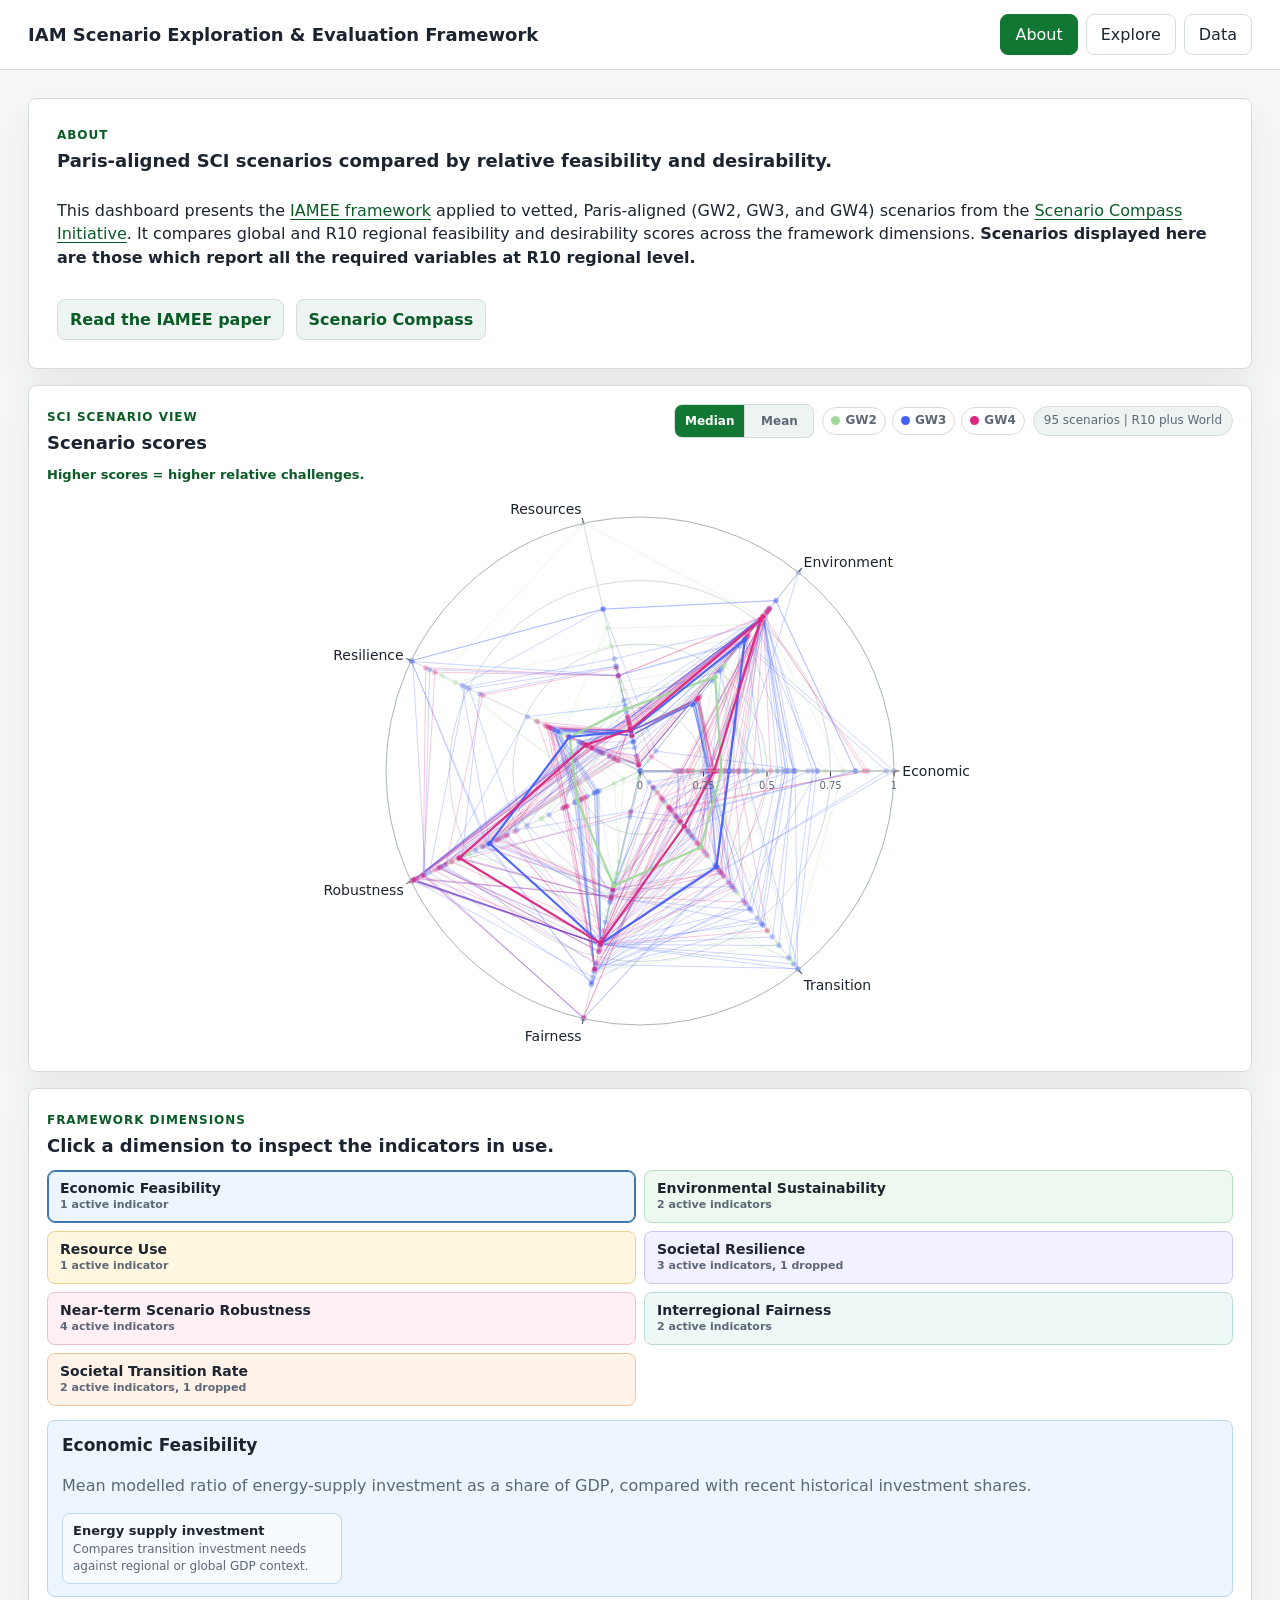
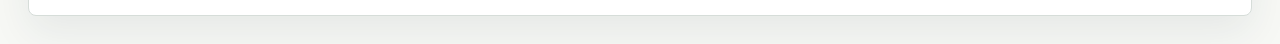
<file: index.html>
<!doctype html>
<html lang="en">
  <head>
    <meta charset="utf-8" />
    <meta name="viewport" content="width=device-width, initial-scale=1" />
    <title>IAM Scenario Exploration &amp; Evaluation Framework</title>
    <link rel="stylesheet" href="styles.css?v=data-tab-resource-20260511" />
  </head>
  <body>
    <header class="app-header">
      <a class="brand" href="#about" data-screen-link="about">IAM Scenario Exploration &amp; Evaluation Framework</a>
      <nav class="top-nav" aria-label="Dashboard screens">
        <button class="nav-button is-active" type="button" data-screen-link="about">About</button>
        <button class="nav-button" type="button" data-screen-link="explore">Explore</button>
        <button class="nav-button" type="button" data-screen-link="data">Data</button>
      </nav>
    </header>

    <main>
      <section id="about" class="screen is-active" aria-labelledby="about-title">
        <div class="about-band">
          <div class="about-copy">
            <span class="eyebrow">About</span>
            <p id="about-title" class="about-lede"><strong>Paris-aligned SCI scenarios compared by relative feasibility and desirability.</strong></p>
            <p>
              This dashboard presents the
              <a href="https://github.com/hamishbeath/IAMEE/tree/sci" target="_blank" rel="noopener noreferrer">IAMEE framework</a>
              applied to vetted, Paris-aligned (GW2, GW3, and GW4) scenarios from the
              <a href="https://scenariocompass.org/" target="_blank" rel="noopener noreferrer">Scenario Compass Initiative</a>.
              It compares global and R10 regional feasibility and desirability scores across the framework dimensions.
              <strong>Scenarios displayed here are those which report all the required variables at R10 regional level.</strong>
            </p>
            <div class="link-row">
              <a href="https://iopscience.iop.org/article/10.1088/1748-9326/addd35?utm_source=researchgate.net&utm_medium=article#erladdd35s2" target="_blank" rel="noopener noreferrer">Read the IAMEE paper</a>
              <a href="https://scenariocompass.org/" target="_blank" rel="noopener noreferrer">Scenario Compass</a>
            </div>
          </div>

          <div class="radar-panel">
            <div class="framework-toolbar">
              <div>
                <span class="eyebrow">SCI scenario view</span>
                <h2>Scenario scores</h2>
              </div>
              <div class="framework-meta">
                <div id="aboutSummarySwitch" class="segmented-control" role="group" aria-label="Temperature category summary statistic">
                  <button type="button" data-summary-stat="median">Median</button>
                  <button type="button" data-summary-stat="mean">Mean</button>
                </div>
                <div id="aboutCategoryLegend" class="category-pills"></div>
                <span id="aboutScenarioCount" class="status-pill">Loading</span>
              </div>
            </div>
            <p class="score-note">Higher scores = higher relative challenges.</p>
            <div id="aboutRadar" class="plot about-plot" aria-label="Scenario radar plot"></div>
          </div>

          <div class="dimension-panel">
            <div class="panel-heading compact">
              <div>
                <span class="eyebrow">Framework dimensions</span>
                <h2>Click a dimension to inspect the indicators in use.</h2>
              </div>
            </div>
            <div id="dimensionButtons" class="dimension-list" aria-label="Framework dimensions"></div>
            <aside id="dimensionInfo" class="dimension-info" aria-live="polite"></aside>
          </div>
        </div>
      </section>

      <section id="explore" class="screen" aria-labelledby="explore-title">
        <div class="section-heading">
          <span class="eyebrow">Explore</span>
          <h2 id="explore-title">Filter scenarios, explore relationships, and compare regions.</h2>
        </div>

        <div class="control-strip">
          <label>
            Region
            <select id="tradeoffRegion"></select>
          </label>
          <label>
            Regional scores
            <select id="tradeoffNormalisation"></select>
          </label>
          <fieldset>
            <legend>Display by</legend>
            <div id="tradeoffGroupBy" class="segmented-control compact-segmented" role="group" aria-label="Display and colour scenarios by">
              <button type="button" data-group-by="category">Temperature</button>
              <button type="button" data-group-by="modelFamily">Model family</button>
            </div>
          </fieldset>
          <fieldset>
            <legend>Temperature category</legend>
            <div id="tradeoffCategories" class="chip-group"></div>
          </fieldset>
          <fieldset>
            <legend>Model family</legend>
            <div id="tradeoffFamilies" class="chip-group"></div>
          </fieldset>
        </div>

        <div class="tradeoff-grid">
          <div class="plot-panel">
            <div class="panel-heading">
              <div>
                <h3>Explore Scenario Results</h3>
                <p id="tradeoffSummary">Loading</p>
                <p class="score-note">Higher scores = higher relative challenges.</p>
              </div>
              <button id="resetThresholds" class="secondary-button" type="button">Reset limits</button>
            </div>
            <p class="plot-hint">Click legend items to show or hide scenario points and median lines.</p>
            <div id="tradeoffRadar" class="plot radar-plot"></div>
          </div>
          <aside class="threshold-panel">
            <h3>Set Challenge Limits</h3>
            <p>Scenarios above a selected score are excluded from the radar medians and stackplots.</p>
            <div id="thresholdControls" class="threshold-list"></div>
          </aside>
        </div>

        <div class="stack-grid">
          <div class="plot-panel">
            <div class="panel-heading compact">
              <h3>Median Primary Energy</h3>
              <span id="energyUnit" class="muted"></span>
            </div>
            <div id="energyStack" class="plot stack-plot"></div>
          </div>
          <div class="plot-panel">
            <div class="panel-heading compact">
              <h3>Median Carbon Dioxide Removal</h3>
              <span id="cdrUnit" class="muted"></span>
            </div>
            <div id="cdrStack" class="plot stack-plot"></div>
          </div>
        </div>
      </section>

      <section id="data" class="screen" aria-labelledby="data-title">
        <div class="section-heading">
          <span class="eyebrow">Data</span>
          <h2 id="data-title">Inspect raw indicator values and normalised scenario scores.</h2>
        </div>

        <div class="control-strip data-control-strip">
          <label>
            Dimension
            <select id="dataDimension"></select>
          </label>
          <fieldset>
            <legend>Display by</legend>
            <div id="dataGroupBy" class="segmented-control compact-segmented" role="group" aria-label="Display and colour raw indicator points by">
              <button type="button" data-data-group-by="category">Temperature</button>
              <button type="button" data-data-group-by="modelFamily">Model family</button>
            </div>
          </fieldset>
        </div>

        <div class="plot-panel data-plot-panel">
          <div class="panel-heading compact">
            <div>
              <h3 id="dataDimensionTitle">Raw Indicator Values</h3>
              <p id="dataDimensionSummary">Global raw indicator values for the selected dimension.</p>
            </div>
            <span id="dataIndicatorCount" class="status-pill">Loading</span>
          </div>
          <p class="plot-hint">Boxplots show the distribution for each raw indicator; points are individual scenarios and can be hovered.</p>
          <div id="dataIndicatorPlot" class="plot data-indicator-plot"></div>
          <div id="dataIndicatorNotes" class="indicator-notes" aria-label="Indicator interpretation notes"></div>
        </div>

        <div class="plot-panel data-table-panel">
          <div class="panel-heading">
            <div>
              <h3>Normalised Scenario Scores</h3>
              <p>Global dimension scores for the 95 SCI scenarios.</p>
            </div>
            <label class="table-search-label">
              Search
              <input id="scoreTableSearch" type="search" placeholder="Model or scenario" />
            </label>
          </div>
          <div id="scoreTable" class="score-table-wrap" aria-live="polite"></div>
        </div>
      </section>

    </main>

    <div id="loadError" class="load-error" hidden></div>
    <noscript>This dashboard requires JavaScript to load the interactive plots.</noscript>

    <script src="https://cdn.plot.ly/plotly-2.35.2.min.js"></script>
    <script src="app.js?v=radar-labels-20260512"></script>
  </body>
</html>
</file>
<file: styles.css>
:root {
  --bg: #f7f8f5;
  --surface: #ffffff;
  --surface-alt: #eef4f2;
  --ink: #1c2430;
  --muted: #5d6776;
  --line: #d6ddd9;
  --line-strong: #a9b5af;
  --accent: #117733;
  --accent-dark: #0b5b27;
  --blue: #4460fa;
  --violet: #7666da;
  --attention: #f0b429;
  --shadow: 0 16px 40px rgba(31, 45, 61, 0.08);
}

* {
  box-sizing: border-box;
}

html {
  scroll-behavior: smooth;
  scroll-padding-top: 86px;
}

body {
  margin: 0;
  overflow-x: hidden;
  background: var(--bg);
  color: var(--ink);
  font-family: Inter, ui-sans-serif, system-ui, -apple-system, BlinkMacSystemFont, "Segoe UI", sans-serif;
  line-height: 1.45;
}

a {
  color: var(--accent-dark);
  text-underline-offset: 3px;
}

button,
select,
input {
  font: inherit;
}

.app-header {
  position: sticky;
  top: 0;
  z-index: 10;
  display: flex;
  align-items: center;
  justify-content: space-between;
  gap: 24px;
  min-height: 70px;
  padding: 14px 28px;
  border-bottom: 1px solid var(--line);
  background: rgba(255, 255, 255, 0.96);
  backdrop-filter: blur(10px);
}

.brand {
  display: block;
  min-width: 0;
  color: var(--ink);
  font-size: 18px;
  font-weight: 760;
  line-height: 1.2;
  overflow-wrap: anywhere;
  text-decoration: none;
}

.top-nav {
  flex-shrink: 0;
  display: flex;
  align-items: center;
  justify-content: flex-end;
  gap: 8px;
  flex-wrap: wrap;
}

.nav-button,
.secondary-button {
  min-height: 36px;
  padding: 8px 14px;
  border: 1px solid var(--line);
  border-radius: 8px;
  background: var(--surface);
  color: var(--ink);
  cursor: pointer;
}

.nav-button:hover,
.secondary-button:hover {
  border-color: var(--line-strong);
  background: var(--surface-alt);
}

.nav-button.is-active {
  border-color: var(--accent);
  background: var(--accent);
  color: #ffffff;
}

.screen {
  display: none;
  min-height: calc(100vh - 70px);
  padding: 28px;
  overflow-x: hidden;
  scroll-margin-top: 86px;
}

.screen.is-active {
  display: block;
}

.about-band {
  display: grid;
  grid-template-columns: 1fr;
  gap: 16px;
  align-items: start;
}

.about-copy,
.dimension-panel,
.radar-panel,
.plot-panel,
.threshold-panel,
.method-note {
  border: 1px solid var(--line);
  border-radius: 8px;
  background: var(--surface);
  box-shadow: var(--shadow);
  min-width: 0;
}

.framework-toolbar,
.panel-heading,
.section-heading,
.compact {
  display: flex;
  align-items: flex-start;
  justify-content: space-between;
  gap: 16px;
  flex-wrap: wrap;
}

.section-heading h2 {
  min-width: 0;
  overflow-wrap: anywhere;
}

.framework-toolbar {
  align-items: flex-start;
  padding-bottom: 12px;
}

.framework-meta {
  display: flex;
  align-items: center;
  justify-content: flex-end;
  gap: 8px;
  flex-wrap: wrap;
}

.category-pills {
  display: flex;
  align-items: center;
  gap: 6px;
  flex-wrap: wrap;
}

.category-pill {
  display: inline-flex;
  align-items: center;
  gap: 5px;
  min-height: 28px;
  padding: 4px 8px;
  border: 1px solid var(--line);
  border-radius: 999px;
  background: var(--surface);
  color: var(--muted);
  font-size: 12px;
  font-weight: 700;
}

.category-dot {
  width: 9px;
  height: 9px;
  border-radius: 999px;
  background: var(--dot);
}

.dimension-panel,
.radar-panel {
  padding: 18px;
}

.dimension-button {
  --dim-bg: #ffffff;
  --dim-border: var(--line);
  --dim-strong: var(--accent);
  width: 100%;
  min-height: 44px;
  padding: 10px 12px;
  border: 1px solid var(--dim-border);
  border-radius: 8px;
  background: var(--dim-bg);
  color: var(--ink);
  text-align: left;
  cursor: pointer;
}

.dimension-button span {
  display: block;
  color: var(--muted);
  font-size: 11px;
  font-weight: 620;
  line-height: 1.18;
}

.dimension-button strong {
  display: block;
  margin-bottom: 2px;
  font-size: 14px;
  line-height: 1.14;
}

.dimension-button.is-active,
.dimension-button:hover {
  border-color: var(--dim-strong);
  box-shadow: inset 0 0 0 1px var(--dim-strong);
}

.about-plot {
  width: 100%;
  height: 560px;
  min-height: 0;
}

.score-note {
  margin: 0 0 8px;
  color: var(--accent-dark);
  font-size: 13px;
  font-weight: 760;
}

.dimension-info {
  --dim-bg: #fbfcfa;
  --dim-border: var(--line);
  --dim-strong: var(--accent);
  align-self: start;
  min-height: 0;
  padding: 12px 14px;
  border: 1px solid var(--dim-border);
  border-radius: 8px;
  background: var(--dim-bg);
}

.dimension-button[data-dimension="economic"],
.dimension-info[data-dimension="economic"] {
  --dim-bg: #edf6ff;
  --dim-border: #bad7f4;
  --dim-strong: #4078ad;
}

.dimension-button[data-dimension="environmental"],
.dimension-info[data-dimension="environmental"] {
  --dim-bg: #edf8ef;
  --dim-border: #b9dfc1;
  --dim-strong: #3f8a55;
}

.dimension-button[data-dimension="resource"],
.dimension-info[data-dimension="resource"] {
  --dim-bg: #fff7df;
  --dim-border: #ecd38c;
  --dim-strong: #a47c18;
}

.dimension-button[data-dimension="resilience"],
.dimension-info[data-dimension="resilience"] {
  --dim-bg: #f2f1ff;
  --dim-border: #cac7f4;
  --dim-strong: #6357b6;
}

.dimension-button[data-dimension="robustness"],
.dimension-info[data-dimension="robustness"] {
  --dim-bg: #fff0f5;
  --dim-border: #efbfd2;
  --dim-strong: #b25378;
}

.dimension-button[data-dimension="fairness"],
.dimension-info[data-dimension="fairness"] {
  --dim-bg: #eef8f7;
  --dim-border: #b8dada;
  --dim-strong: #3f8281;
}

.dimension-button[data-dimension="transition_speed"],
.dimension-info[data-dimension="transition_speed"] {
  --dim-bg: #fff2e8;
  --dim-border: #efc4a0;
  --dim-strong: #b66c2f;
}

.dimension-info h3,
.plot-panel h3,
.threshold-panel h3,
.method-note h3 {
  margin: 0;
  font-size: 17px;
}

.dimension-info p,
.about-copy p,
.threshold-panel p,
.method-note p,
.section-heading p {
  color: var(--muted);
}

.about-copy p {
  color: var(--ink);
}

.indicator-list {
  display: flex;
  flex-wrap: wrap;
  gap: 8px;
  padding: 0;
  margin: 10px 0 0;
  list-style: none;
}

.indicator-list li {
  max-width: 280px;
  padding: 8px 10px;
  border: 1px solid var(--dim-border);
  border-radius: 8px;
  background: rgba(255, 255, 255, 0.6);
}

.indicator-list strong {
  display: block;
  font-size: 13px;
}

.indicator-list span {
  display: block;
  color: var(--muted);
  font-size: 12px;
}

.dropped {
  color: #8a5b00;
}

.regional-footnotes {
  display: grid;
  gap: 4px;
  margin-top: 10px;
  padding-top: 9px;
  border-top: 1px solid var(--dim-border);
}

.regional-footnotes p {
  margin: 0;
  color: var(--muted);
  font-size: 11px;
  line-height: 1.35;
}

.regional-footnotes strong {
  color: var(--ink);
}

.about-copy {
  display: flex;
  flex-direction: column;
  justify-content: center;
  padding: 28px;
}

.about-copy h1,
.section-heading h2 {
  margin: 8px 0 12px;
  max-width: 840px;
  font-size: 32px;
  line-height: 1.12;
  letter-spacing: 0;
}

.about-lede {
  margin: 5px 0 12px;
  max-width: 960px;
  font-size: 18px;
  line-height: 1.2;
  letter-spacing: 0;
}

.dimension-panel h2,
.radar-panel h2 {
  margin: 5px 0 0;
  font-size: 18px;
  line-height: 1.2;
}

.dimension-list {
  display: grid;
  grid-template-columns: repeat(2, minmax(0, 1fr));
  gap: 8px;
  margin: 14px 0;
}

.section-heading {
  display: block;
  margin-bottom: 18px;
}

.eyebrow {
  color: var(--accent-dark);
  font-size: 12px;
  font-weight: 780;
  letter-spacing: 0.08em;
  text-transform: uppercase;
}

.link-row {
  display: flex;
  flex-wrap: wrap;
  gap: 12px;
  margin-top: 14px;
}

.link-row a {
  display: inline-flex;
  align-items: center;
  min-height: 36px;
  padding: 8px 12px;
  border: 1px solid var(--line);
  border-radius: 8px;
  background: var(--surface-alt);
  font-weight: 650;
  text-decoration: none;
}

.status-pill {
  display: inline-flex;
  align-items: center;
  justify-content: center;
  min-height: 30px;
  padding: 5px 10px;
  border: 1px solid var(--line);
  border-radius: 999px;
  background: var(--surface-alt);
  color: var(--muted);
  font-size: 12px;
  white-space: nowrap;
}

.segmented-control {
  display: inline-flex;
  align-items: center;
  overflow: hidden;
  min-height: 30px;
  height: 34px;
  border: 1px solid var(--line);
  border-radius: 8px;
  background: var(--surface-alt);
}

.segmented-control button {
  min-width: 68px;
  min-height: 0;
  height: 100%;
  padding: 5px 10px;
  border: 0;
  border-right: 1px solid var(--line);
  background: transparent;
  color: var(--muted);
  cursor: pointer;
  font-size: 12px;
  font-weight: 730;
  line-height: 1;
  white-space: nowrap;
}

.segmented-control button:last-child {
  border-right: 0;
}

.segmented-control button:hover,
.segmented-control button:focus-visible {
  background: #ffffff;
  color: var(--ink);
}

.segmented-control button.is-active {
  background: var(--accent);
  color: #ffffff;
}

.compact-segmented {
  align-self: start;
  width: fit-content;
  max-width: 100%;
}

.compact-segmented button {
  min-width: 0;
  padding-inline: 9px;
}

.control-strip {
  display: grid;
  grid-template-columns: 160px 210px 220px minmax(180px, 0.9fr) minmax(220px, 1.1fr);
  gap: 12px;
  align-items: start;
  margin-bottom: 16px;
  padding: 14px;
  border: 1px solid var(--line);
  border-radius: 8px;
  background: var(--surface);
  box-shadow: var(--shadow);
}

label,
fieldset {
  display: grid;
  gap: 6px;
  align-content: start;
  margin: 0;
  min-width: 0;
  color: var(--muted);
  font-size: 12px;
  font-weight: 700;
}

fieldset {
  padding: 0;
  border: 0;
}

legend {
  padding: 0;
}

select {
  width: 100%;
  min-height: 40px;
  padding: 8px 10px;
  border: 1px solid var(--line-strong);
  border-radius: 8px;
  background: #ffffff;
  color: var(--ink);
}

input[type="search"] {
  width: min(260px, 100%);
  min-height: 38px;
  padding: 8px 10px;
  border: 1px solid var(--line-strong);
  border-radius: 8px;
  background: #ffffff;
  color: var(--ink);
}

.data-control-strip {
  grid-template-columns: minmax(220px, 320px) minmax(180px, 220px);
  align-items: start;
  justify-content: start;
}

.data-control-strip label,
.data-control-strip fieldset {
  align-self: start;
}

.chip-group {
  display: flex;
  align-items: flex-start;
  flex-wrap: wrap;
  gap: 6px;
}

.chip-check {
  display: inline-flex;
  align-items: center;
  gap: 6px;
  min-height: 30px;
  padding: 4px 8px;
  border: 1px solid var(--line);
  border-radius: 999px;
  background: #ffffff;
  color: var(--ink);
  font-size: 12px;
  font-weight: 680;
  cursor: pointer;
}

.chip-check input {
  width: 12px;
  height: 12px;
  margin: 0;
  accent-color: var(--accent);
}

.chip-check:has(input:checked) {
  border-color: var(--accent);
  background: #f1faf4;
}

.tradeoff-grid {
  display: grid;
  grid-template-columns: minmax(420px, 1fr) 330px;
  gap: 16px;
}

.plot-panel {
  min-width: 0;
  padding: 16px;
}

.panel-heading {
  align-items: center;
  margin-bottom: 8px;
}

.panel-heading p {
  margin: 3px 0 0;
  color: var(--muted);
}

.panel-heading .score-note {
  color: var(--accent-dark);
}

.plot-hint {
  margin: 0 0 8px;
  color: var(--muted);
  font-size: 12px;
  font-weight: 650;
}

.plot {
  width: 100%;
  min-height: 380px;
}

.data-indicator-plot {
  display: grid;
  gap: 14px;
  min-height: 0;
}

.data-axis-section {
  display: grid;
  gap: 8px;
  padding-top: 12px;
  border-top: 1px solid var(--line);
}

.data-axis-section:first-child {
  padding-top: 0;
  border-top: 0;
}

.axis-heading {
  display: flex;
  align-items: center;
  justify-content: space-between;
  gap: 10px;
  color: var(--muted);
  font-size: 12px;
}

.axis-heading strong {
  color: var(--ink);
  font-size: 13px;
}

.data-axis-plot {
  min-height: 250px;
}

.indicator-notes {
  display: grid;
  gap: 0;
  margin-top: 12px;
  border-top: 1px solid var(--line);
}

.indicator-note {
  display: grid;
  grid-template-columns: minmax(180px, 0.35fr) minmax(260px, 1fr);
  gap: 12px;
  padding: 11px 0;
  border-bottom: 1px solid var(--line);
}

.indicator-note strong,
.indicator-note span {
  display: block;
}

.indicator-note strong {
  color: var(--ink);
  font-size: 13px;
  overflow-wrap: anywhere;
}

.indicator-note span {
  color: var(--muted);
  font-size: 11px;
  font-weight: 700;
}

.indicator-note p {
  margin: 0;
  color: var(--muted);
  font-size: 12px;
}

.data-table-panel {
  margin-top: 16px;
}

.table-search-label {
  justify-items: end;
}

.score-table-wrap {
  max-height: 620px;
  overflow: auto;
  border: 1px solid var(--line);
  border-radius: 8px;
  background: #ffffff;
}

.table-status {
  position: sticky;
  top: 0;
  z-index: 2;
  margin: 0;
  padding: 9px 12px;
  border-bottom: 1px solid var(--line);
  background: #f8faf8;
  color: var(--muted);
  font-size: 12px;
  font-weight: 720;
}

.score-table-wrap table {
  width: 100%;
  border-collapse: collapse;
  font-size: 12px;
}

.score-table-wrap th,
.score-table-wrap td {
  padding: 8px 10px;
  border-bottom: 1px solid var(--line);
  text-align: left;
  vertical-align: top;
}

.score-table-wrap th {
  position: sticky;
  top: 36px;
  z-index: 1;
  background: #eef4f2;
  color: var(--ink);
  font-size: 11px;
  font-weight: 780;
  white-space: nowrap;
}

.score-table-wrap td {
  color: var(--ink);
}

.score-table-wrap .numeric {
  text-align: right;
  font-variant-numeric: tabular-nums;
  white-space: nowrap;
}

.radar-plot {
  min-height: 560px;
}

.threshold-panel {
  align-self: start;
  padding: 16px;
}

.threshold-list {
  display: grid;
  gap: 12px;
  margin-top: 16px;
}

.threshold-control {
  display: grid;
  gap: 6px;
}

.threshold-control .threshold-label {
  display: flex;
  align-items: center;
  justify-content: space-between;
  gap: 10px;
  color: var(--ink);
  font-size: 13px;
  font-weight: 720;
}

.threshold-control input {
  width: 100%;
  accent-color: var(--accent);
}

.threshold-value {
  color: var(--muted);
  font-variant-numeric: tabular-nums;
}

.stack-grid {
  display: grid;
  grid-template-columns: repeat(2, minmax(0, 1fr));
  gap: 16px;
  margin-top: 16px;
}

.stack-plot {
  height: 430px;
  min-height: 430px;
}

.muted {
  color: var(--muted);
  font-size: 12px;
}

.method-note {
  margin-top: 16px;
  padding: 18px;
}

.load-error {
  position: fixed;
  right: 20px;
  bottom: 20px;
  max-width: 520px;
  padding: 16px;
  border: 1px solid #a50f15;
  border-radius: 8px;
  background: #fffafa;
  color: #8a0f12;
  box-shadow: var(--shadow);
}

@media (max-width: 1180px) {
  .about-band,
  .tradeoff-grid {
    grid-template-columns: 1fr;
  }

  .control-strip {
    grid-template-columns: 1fr 1fr;
  }
}

@media (max-width: 740px) {
  .app-header {
    align-items: flex-start;
    flex-direction: column;
    padding: 14px;
  }

  .brand {
    width: 100%;
  }

  .screen {
    padding: 16px;
  }

  .about-copy {
    padding: 22px;
  }

  .about-copy h1,
  .section-heading h2 {
    font-size: 25px;
  }

  .section-heading,
  .panel-heading {
    flex-direction: column;
    gap: 8px;
  }

  .control-strip,
  .dimension-list {
    grid-template-columns: 1fr;
  }

  .indicator-note {
    grid-template-columns: 1fr;
    gap: 4px;
  }

  .table-search-label {
    justify-items: stretch;
  }

  .radar-plot {
    min-height: 460px;
  }
}

@media (max-width: 860px) {
  .stack-grid {
    grid-template-columns: 1fr;
  }
}
</file>
